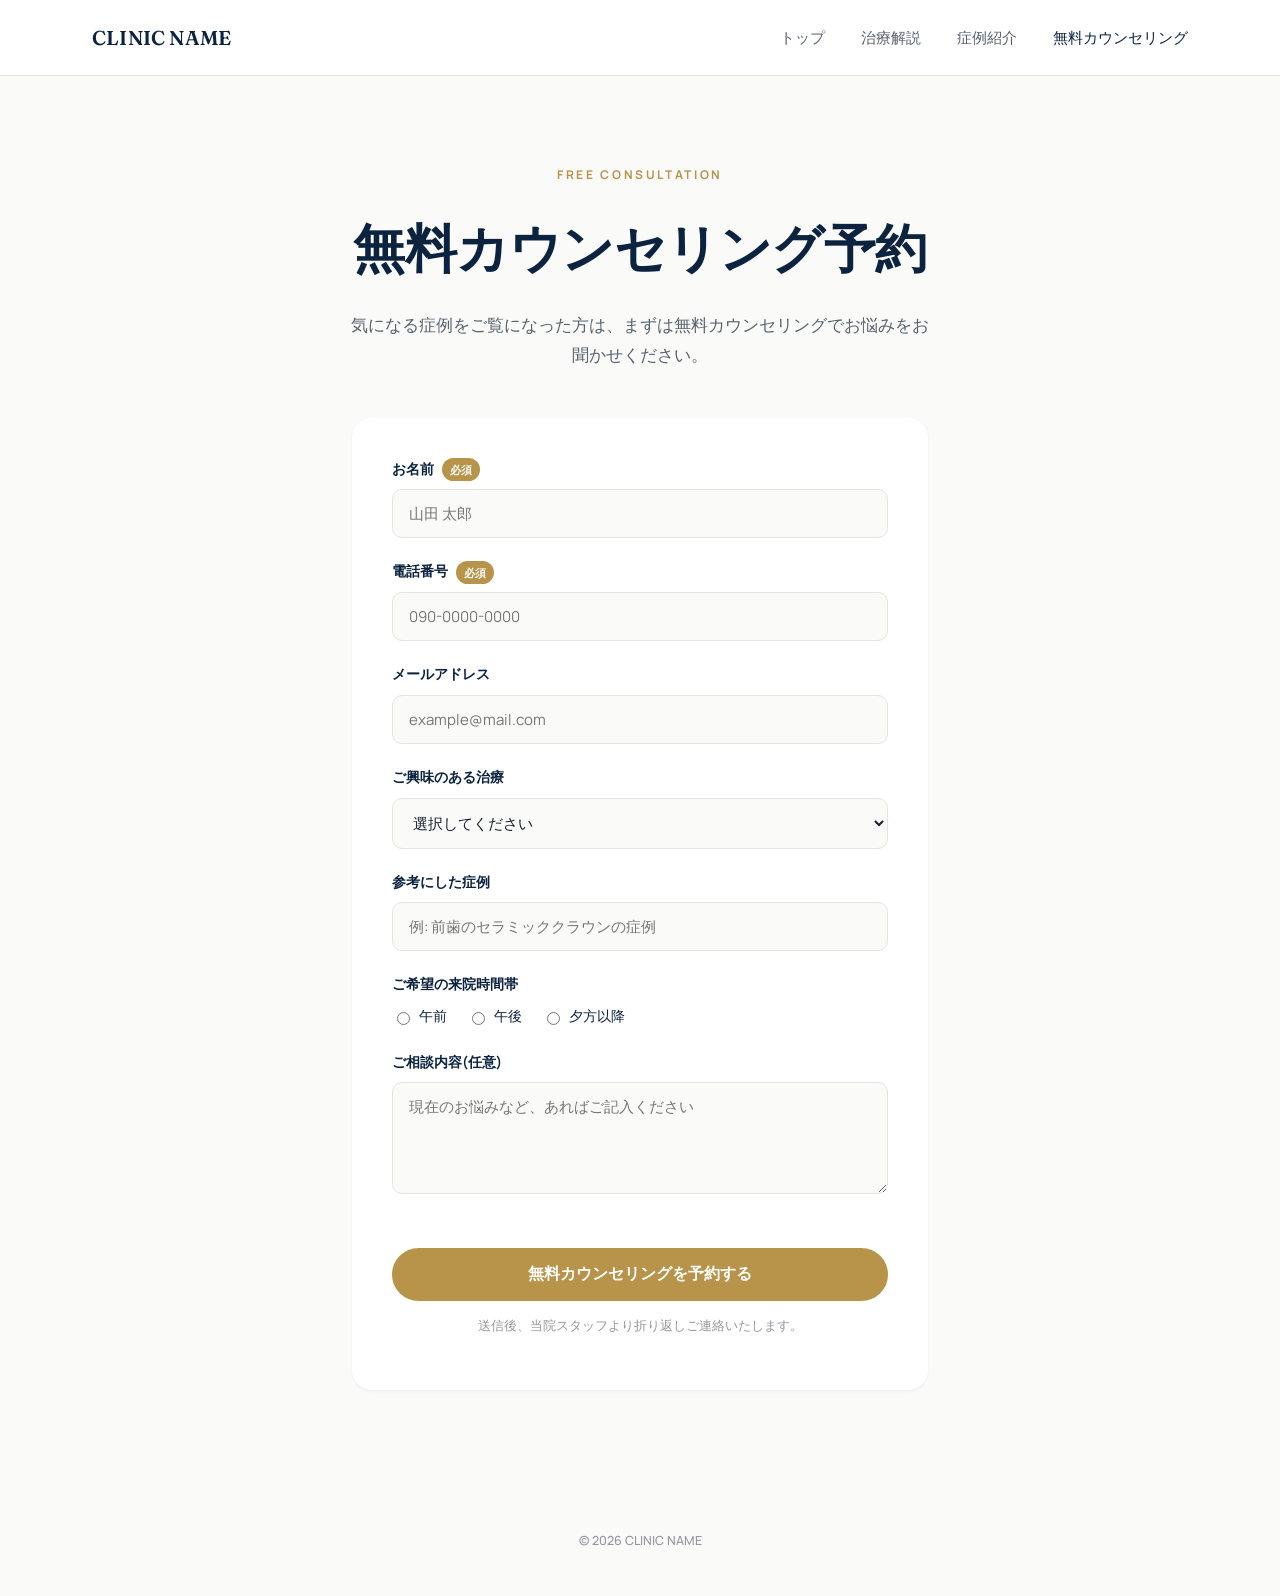
<file: consultation.html>
<!DOCTYPE html>
<html lang="ja">
<head>
<meta charset="UTF-8">
<meta name="viewport" content="width=device-width, initial-scale=1.0">
<title>無料カウンセリング予約 | Case Gallery</title>
<link rel="preconnect" href="https://fonts.googleapis.com">
<link rel="preconnect" href="https://fonts.gstatic.com" crossorigin>
<link rel="stylesheet" href="style.css">
</head>
<body>

<header class="site-header">
  <div class="header-inner">
    <a href="index.html" class="logo">CLINIC NAME</a>
    <nav class="global-nav">
      <a href="index.html">トップ</a>
      <a href="#">治療解説</a>
      <a href="cases.html">症例紹介</a>
      <a href="consultation.html" class="is-current">無料カウンセリング</a>
    </nav>
  </div>
</header>

<!-- ===== ページ見出し ===== -->
<section class="page-hero">
  <p class="eyebrow">FREE CONSULTATION</p>
  <h1>無料カウンセリング予約</h1>
  <p class="lead">気になる症例をご覧になった方は、まずは無料カウンセリングでお悩みをお聞かせください。</p>
</section>

<!-- ===== 予約フォーム ===== -->
<section class="consult-form-section">
  <form class="consult-form">

    <div class="form-row">
      <label for="name">お名前<span class="required">必須</span></label>
      <input type="text" id="name" name="name" placeholder="山田 太郎" required>
    </div>

    <div class="form-row">
      <label for="tel">電話番号<span class="required">必須</span></label>
      <input type="tel" id="tel" name="tel" placeholder="090-0000-0000" required>
    </div>

    <div class="form-row">
      <label for="email">メールアドレス</label>
      <input type="email" id="email" name="email" placeholder="example@mail.com">
    </div>

    <div class="form-row">
      <label for="category">ご興味のある治療</label>
      <select id="category" name="category">
        <option value="">選択してください</option>
        <option value="implant">インプラント</option>
        <option value="ortho">矯正</option>
        <option value="ceramic">セラミック</option>
        <option value="whitening">ホワイトニング</option>
        <option value="root-canal">精密根管治療</option>
        <option value="perio">歯周治療</option>
        <option value="unknown">まだ決まっていない</option>
      </select>
    </div>

    <div class="form-row">
      <label for="referrer">参考にした症例</label>
      <input type="text" id="referrer" name="referrer" placeholder="例: 前歯のセラミッククラウンの症例">
    </div>

    <div class="form-row">
      <label>ご希望の来院時間帯</label>
      <div class="radio-group">
        <label><input type="radio" name="timeslot" value="morning"> 午前</label>
        <label><input type="radio" name="timeslot" value="afternoon"> 午後</label>
        <label><input type="radio" name="timeslot" value="evening"> 夕方以降</label>
      </div>
    </div>

    <div class="form-row">
      <label for="message">ご相談内容(任意)</label>
      <textarea id="message" name="message" rows="4" placeholder="現在のお悩みなど、あればご記入ください"></textarea>
    </div>

    <button type="submit" class="cta-btn form-submit">無料カウンセリングを予約する</button>
    <p class="form-note">送信後、当院スタッフより折り返しご連絡いたします。</p>
  </form>
</section>

<footer class="site-footer">
  <p>&copy; 2026 CLINIC NAME</p>
</footer>

<script src="script.js"></script>
</body>
</html>
</file>
<file: style.css>
@import url('https://fonts.googleapis.com/css2?family=Fraunces:opsz,wght@9..144,500;9..144,600;9..144,700&family=Manrope:wght@400;500;600;700&display=swap');

:root {
  --navy-950: #0c2340;
  --navy-800: #17395e;
  --navy-600: #2d5686;
  --gold-600: #b8934a;
  --gold-400: #d4b878;
  --gold-100: #f3e9d4;
  --white: #ffffff;
  --paper: #fafaf8;
  --line: #e7e4dc;
  --ink: #16202c;
  --ink-soft: #57626e;
  --ink-faint: #93989e;

  --font-display: "Fraunces", serif;
  --font-body: "Manrope", sans-serif;
}

* { box-sizing: border-box; }
body {
  margin: 0;
  font-family: var(--font-body);
  color: var(--ink);
  background: var(--paper);
  font-size: 16px;
  line-height: 1.75;
  -webkit-font-smoothing: antialiased;
}
a { color: inherit; text-decoration: none; }
h1, h2, h3 { font-family: var(--font-display); font-weight: 600; margin: 0; }

/* ---- header ---- */
.site-header { background: var(--white); border-bottom: 1px solid var(--line); position: sticky; top: 0; z-index: 10; }
.header-inner {
  max-width: 1160px; margin: 0 auto;
  display: flex; align-items: center; justify-content: space-between;
  padding: 20px 32px;
}
.logo { font-family: var(--font-display); font-size: 20px; font-weight: 600; color: var(--navy-950); letter-spacing: .01em; }
.global-nav { display: flex; align-items: center; gap: 36px; font-size: 14.5px; font-weight: 500; color: var(--ink-soft); }
.global-nav a { transition: color .2s; }
.global-nav a:hover { color: var(--navy-950); }
.global-nav a.is-current { color: var(--navy-950); }

/* ---- page hero ---- */
.page-hero { max-width: 1160px; margin: 0 auto; padding: 88px 32px 40px; text-align: center; }
.page-hero .eyebrow {
  color: var(--gold-600); letter-spacing: .22em; font-size: 12px; margin: 0;
  text-transform: uppercase; font-weight: 700;
}
.page-hero h1 { font-size: clamp(34px, 5vw, 52px); margin: 18px 0 16px; color: var(--navy-950); letter-spacing: -.01em; }
.page-hero .lead { color: var(--ink-soft); font-size: 17px; max-width: 34em; margin: 0 auto; }

/* ---- filter bar ---- */
.filter-bar { background: var(--paper); }
.filter-inner {
  max-width: 1160px; margin: 0 auto; padding: 8px 32px 40px;
  display: flex; flex-wrap: wrap; justify-content: center; gap: 10px;
}
.filter-btn {
  padding: 10px 22px; border: 1.5px solid var(--line); background: var(--white);
  color: var(--ink-soft); border-radius: 999px; cursor: pointer;
  font-family: var(--font-body); font-size: 14px; font-weight: 600;
  transition: background .15s, color .15s, border-color .15s;
}
.filter-btn:hover { border-color: var(--navy-800); color: var(--navy-950); }
.filter-btn.is-active { background: var(--navy-950); color: #fff; border-color: var(--navy-950); }

/* ---- case grid ---- */
.case-grid-section { max-width: 1160px; margin: 0 auto; padding: 8px 32px 96px; }
.case-grid {
  display: grid;
  grid-template-columns: repeat(auto-fill, minmax(280px, 1fr));
  gap: 32px;
}
.case-card {
  display: block; background: var(--white); border-radius: 16px; overflow: hidden;
  box-shadow: 0 1px 3px rgba(12, 35, 64, .06);
  transition: transform .22s ease, box-shadow .22s ease;
}
.case-card:hover { transform: translateY(-4px); box-shadow: 0 16px 32px rgba(12, 35, 64, .12); }
.case-thumb { position: relative; aspect-ratio: 4/3; background: var(--line); overflow: hidden; }
.case-thumb img { width: 100%; height: 100%; object-fit: cover; display: block; }

.case-tag {
  position: absolute; top: 16px; left: 16px;
  background: var(--white); color: var(--navy-950);
  font-size: 12px; font-weight: 700; letter-spacing: .02em;
  padding: 7px 16px; border-radius: 999px;
  box-shadow: 0 2px 8px rgba(12, 35, 64, .15);
}
.case-card-body { padding: 24px 24px 26px; }
.case-title { font-family: var(--font-display); font-size: 19px; margin: 0 0 10px; color: var(--navy-950); }
.case-summary { margin: 0 0 18px; font-size: 14px; color: var(--ink-soft); }
.case-meta {
  display: flex; gap: 18px; font-size: 12.5px; font-weight: 600; color: var(--gold-600);
  border-top: 1px solid var(--line); padding-top: 14px;
}
.no-result { text-align: center; padding: 64px 0; color: var(--ink-faint); font-size: 14px; }

/* ---- breadcrumb ---- */
.breadcrumb {
  max-width: 1160px; margin: 0 auto; padding: 24px 32px 0;
  font-size: 13px; color: var(--ink-faint); font-weight: 500;
}
.breadcrumb a:hover { color: var(--navy-950); }

/* ---- case detail hero ---- */
.case-detail-hero { max-width: 1160px; margin: 0 auto; padding: 20px 32px 40px; text-align: center; }
.case-detail-hero .case-tag {
  position: static; display: inline-block; box-shadow: none; background: var(--gold-100); color: var(--gold-600);
}
.case-detail-title { font-size: clamp(28px, 4vw, 42px); margin: 18px 0 32px; color: var(--navy-950); letter-spacing: -.01em; }
.case-detail-meta {
  background: var(--white); border-radius: 16px; padding: 28px 36px;
  box-shadow: 0 1px 3px rgba(12, 35, 64, .06);
  display: inline-block; text-align: left;
}
.case-detail-meta dl { display: grid; grid-template-columns: max-content 1fr; gap: 12px 36px; margin: 0; }
.case-detail-meta dt { color: var(--gold-600); font-size: 12.5px; font-weight: 700; letter-spacing: .04em; align-self: center; }
.case-detail-meta dd { margin: 0; font-size: 15px; font-weight: 500; }

/* ---- before/after ---- */
.before-after { max-width: 1160px; margin: 0 auto; padding: 0 32px 64px; }
.ba-block { display: grid; grid-template-columns: 1fr 1fr; gap: 24px; }
.ba-image { position: relative; aspect-ratio: 4/3; background: var(--line); overflow: hidden; border-radius: 16px; }
.ba-image img { width: 100%; height: 100%; object-fit: cover; display: block; }
.ba-label {
  position: absolute; bottom: 16px; left: 16px;
  background: var(--white); color: var(--navy-950); font-size: 12px; font-weight: 700;
  letter-spacing: .04em; padding: 7px 16px; border-radius: 999px;
  box-shadow: 0 2px 8px rgba(12, 35, 64, .15);
}

/* ---- karte tabs ---- */
.karte-tabs { max-width: 1160px; margin: 0 auto; padding: 0 32px 88px; }
.tab-nav { display: flex; gap: 6px; justify-content: center; margin-bottom: 4px; }
.tab-btn {
  padding: 12px 24px; border: none; border-radius: 999px;
  background: transparent; color: var(--ink-soft); cursor: pointer;
  font-family: var(--font-body); font-size: 14.5px; font-weight: 600;
  transition: color .15s, background .15s;
}
.tab-btn.is-active { background: var(--navy-950); color: #fff; }
.tab-panel {
  display: none; padding: 36px; background: var(--white); border-radius: 16px; margin-top: 16px;
  box-shadow: 0 1px 3px rgba(12, 35, 64, .06);
}
.tab-panel.is-active { display: block; }
.tab-panel p { color: var(--ink-soft); margin: 0; }
.process-steps { padding-left: 20px; margin: 0; color: var(--ink-soft); }
.process-steps li { margin-bottom: 10px; }
.cost-table { width: 100%; border-collapse: collapse; font-size: 14px; }
.cost-table th, .cost-table td { border-bottom: 1px solid var(--line); padding: 12px 16px; text-align: left; }
.cost-table th { color: var(--gold-600); font-weight: 700; }

/* ---- related / CTA ---- */
.related-cases { max-width: 1160px; margin: 0 auto; padding: 0 32px 64px; }
.related-cases h2 { font-size: 22px; margin-bottom: 24px; color: var(--navy-950); text-align: center; }
.related-grid { display: grid; grid-template-columns: repeat(auto-fill, minmax(230px, 1fr)); gap: 24px; }
.detail-cta {
  background: var(--navy-950); color: #fff; text-align: center; padding: 72px 32px; border-radius: 24px;
  max-width: 1160px; margin: 0 auto 64px;
}
.detail-cta p { font-family: var(--font-display); font-size: 24px; margin: 0; font-weight: 600; }
.cta-btn {
  display: inline-block; margin-top: 24px; padding: 16px 40px;
  background: var(--gold-600); color: #fff; font-size: 15px; font-weight: 700;
  border-radius: 999px; transition: background .15s, transform .15s;
}
.cta-btn:hover { background: var(--gold-400); transform: translateY(-2px); }

/* ---- footer ---- */
.site-footer {
  text-align: center; padding: 32px; font-size: 12.5px; color: var(--ink-faint); font-weight: 500;
}

/* ---- responsive ---- */
@media (max-width: 640px) {
  .ba-block { grid-template-columns: 1fr; }
  .global-nav { display: none; }
  .case-detail-meta { display: block; }
  .case-detail-meta dl { grid-template-columns: 1fr; }
}

/* ---- consultation form ---- */
.consult-form-section { max-width: 640px; margin: 0 auto; padding: 8px 32px 96px; }
.consult-form {
  background: var(--white); border-radius: 20px; padding: 40px;
  box-shadow: 0 1px 3px rgba(12, 35, 64, .06);
}
.form-row { margin-bottom: 22px; }
.form-row label {
  display: block; font-size: 13.5px; font-weight: 700; color: var(--navy-950);
  margin-bottom: 8px;
}
.form-row .required {
  display: inline-block; margin-left: 8px; font-size: 11px; font-weight: 700;
  color: #fff; background: var(--gold-600); padding: 2px 8px; border-radius: 999px;
  vertical-align: middle;
}
.form-row input[type="text"],
.form-row input[type="tel"],
.form-row input[type="email"],
.form-row select,
.form-row textarea {
  width: 100%; padding: 13px 16px; border: 1.5px solid var(--line); border-radius: 10px;
  font-family: var(--font-body); font-size: 15px; color: var(--ink); background: var(--paper);
  transition: border-color .15s;
}
.form-row input:focus,
.form-row select:focus,
.form-row textarea:focus {
  outline: none; border-color: var(--navy-600);
}
.radio-group { display: flex; gap: 20px; font-size: 14px; font-weight: 500; color: var(--ink-soft); }
.radio-group label { display: flex; align-items: center; gap: 6px; font-weight: 500; margin: 0; }
.form-submit { width: 100%; border: none; cursor: pointer; text-align: center; font-size: 16px; }
.form-note { text-align: center; font-size: 12.5px; color: var(--ink-faint); margin-top: 14px; }

/* ---- home hero ---- */
.home-hero { max-width: 780px; margin: 0 auto; padding: 96px 32px 56px; text-align: center; }
.home-hero .eyebrow {
  color: var(--gold-600); letter-spacing: .22em; font-size: 12px; margin: 0;
  text-transform: uppercase; font-weight: 700;
}
.home-hero h1 {
  font-size: clamp(32px, 6vw, 54px); margin: 20px 0 20px; color: var(--navy-950);
  line-height: 1.3; letter-spacing: -.01em;
}
.home-hero .lead { color: var(--ink-soft); font-size: 17px; max-width: 32em; margin: 0 auto; }
.hero-cta { display: flex; gap: 16px; justify-content: center; margin-top: 36px; flex-wrap: wrap; }
.cta-secondary {
  display: inline-block; padding: 16px 36px; border: 1.5px solid var(--navy-950);
  color: var(--navy-950); font-size: 15px; font-weight: 700; border-radius: 999px;
  transition: background .15s, color .15s;
}
.cta-secondary:hover { background: var(--navy-950); color: #fff; }

/* ---- trust strip ---- */
.trust-strip { background: var(--navy-950); }
.trust-inner {
  max-width: 900px; margin: 0 auto; padding: 40px 32px;
  display: flex; justify-content: space-around; flex-wrap: wrap; gap: 24px; text-align: center;
}
.trust-item { display: flex; flex-direction: column; gap: 6px; color: #fff; }
.trust-number { font-family: var(--font-display); font-size: 34px; font-weight: 600; color: var(--gold-400); }
.trust-unit { font-size: 16px; margin-left: 2px; }
.trust-label { font-size: 13px; color: rgba(255,255,255,.75); }

/* ---- section shared ---- */
.eyebrow.center { text-align: center; }
.section-title {
  text-align: center; font-size: clamp(24px, 3.6vw, 32px); color: var(--navy-950);
  margin: 14px 0 12px;
}
.section-lead { text-align: center; color: var(--ink-soft); font-size: 15px; max-width: 32em; margin: 0 auto 40px; }

/* ---- category section ---- */
.category-section { max-width: 1160px; margin: 0 auto; padding: 88px 32px 40px; }
.category-section .section-title { margin-bottom: 40px; }
.category-grid { display: grid; grid-template-columns: repeat(auto-fit, minmax(200px, 1fr)); gap: 20px; }
.category-card {
  background: var(--white); border-radius: 16px; padding: 28px 24px;
  box-shadow: 0 1px 3px rgba(12, 35, 64, .06);
  transition: transform .18s ease, box-shadow .18s ease;
}
.category-card:hover { transform: translateY(-4px); box-shadow: 0 16px 32px rgba(12, 35, 64, .12); }
.category-tag {
  display: inline-block; background: var(--gold-100); color: var(--gold-600);
  font-size: 12px; font-weight: 700; padding: 6px 14px; border-radius: 999px; margin-bottom: 14px;
}
.category-card p { font-size: 14px; color: var(--ink-soft); margin: 0; }

/* ---- case teaser ---- */
.case-teaser { max-width: 1160px; margin: 0 auto; padding: 64px 32px 40px; text-align: center; }
.teaser-grid { display: grid; grid-template-columns: repeat(auto-fit, minmax(220px, 1fr)); gap: 24px; margin-bottom: 32px; }
.teaser-card { display: block; border-radius: 16px; overflow: hidden; box-shadow: 0 1px 3px rgba(12, 35, 64, .06); }
.teaser-thumb { aspect-ratio: 4/3; background: var(--line); }
.teaser-thumb img { width: 100%; height: 100%; object-fit: cover; display: block; }
.teaser-label {
  display: block; padding: 16px; background: var(--white); font-size: 14px; font-weight: 700; color: var(--navy-950);
}
.view-all-link { display: inline-block; font-size: 14.5px; font-weight: 700; color: var(--navy-950); border-bottom: 2px solid var(--gold-600); padding-bottom: 2px; }

/* ---- flow section ---- */
.flow-section { max-width: 1000px; margin: 0 auto; padding: 64px 32px 88px; }
.flow-grid { display: grid; grid-template-columns: repeat(auto-fit, minmax(220px, 1fr)); gap: 32px; margin-top: 40px; }
.flow-step { text-align: center; }
.flow-num {
  display: inline-flex; align-items: center; justify-content: center;
  width: 44px; height: 44px; border-radius: 50%; background: var(--navy-950); color: var(--gold-400);
  font-family: var(--font-display); font-size: 18px; font-weight: 600; margin-bottom: 16px;
}
.flow-step h3 { font-size: 16px; margin-bottom: 8px; color: var(--navy-950); }
.flow-step p { font-size: 13.5px; color: var(--ink-soft); margin: 0; }
</file>
